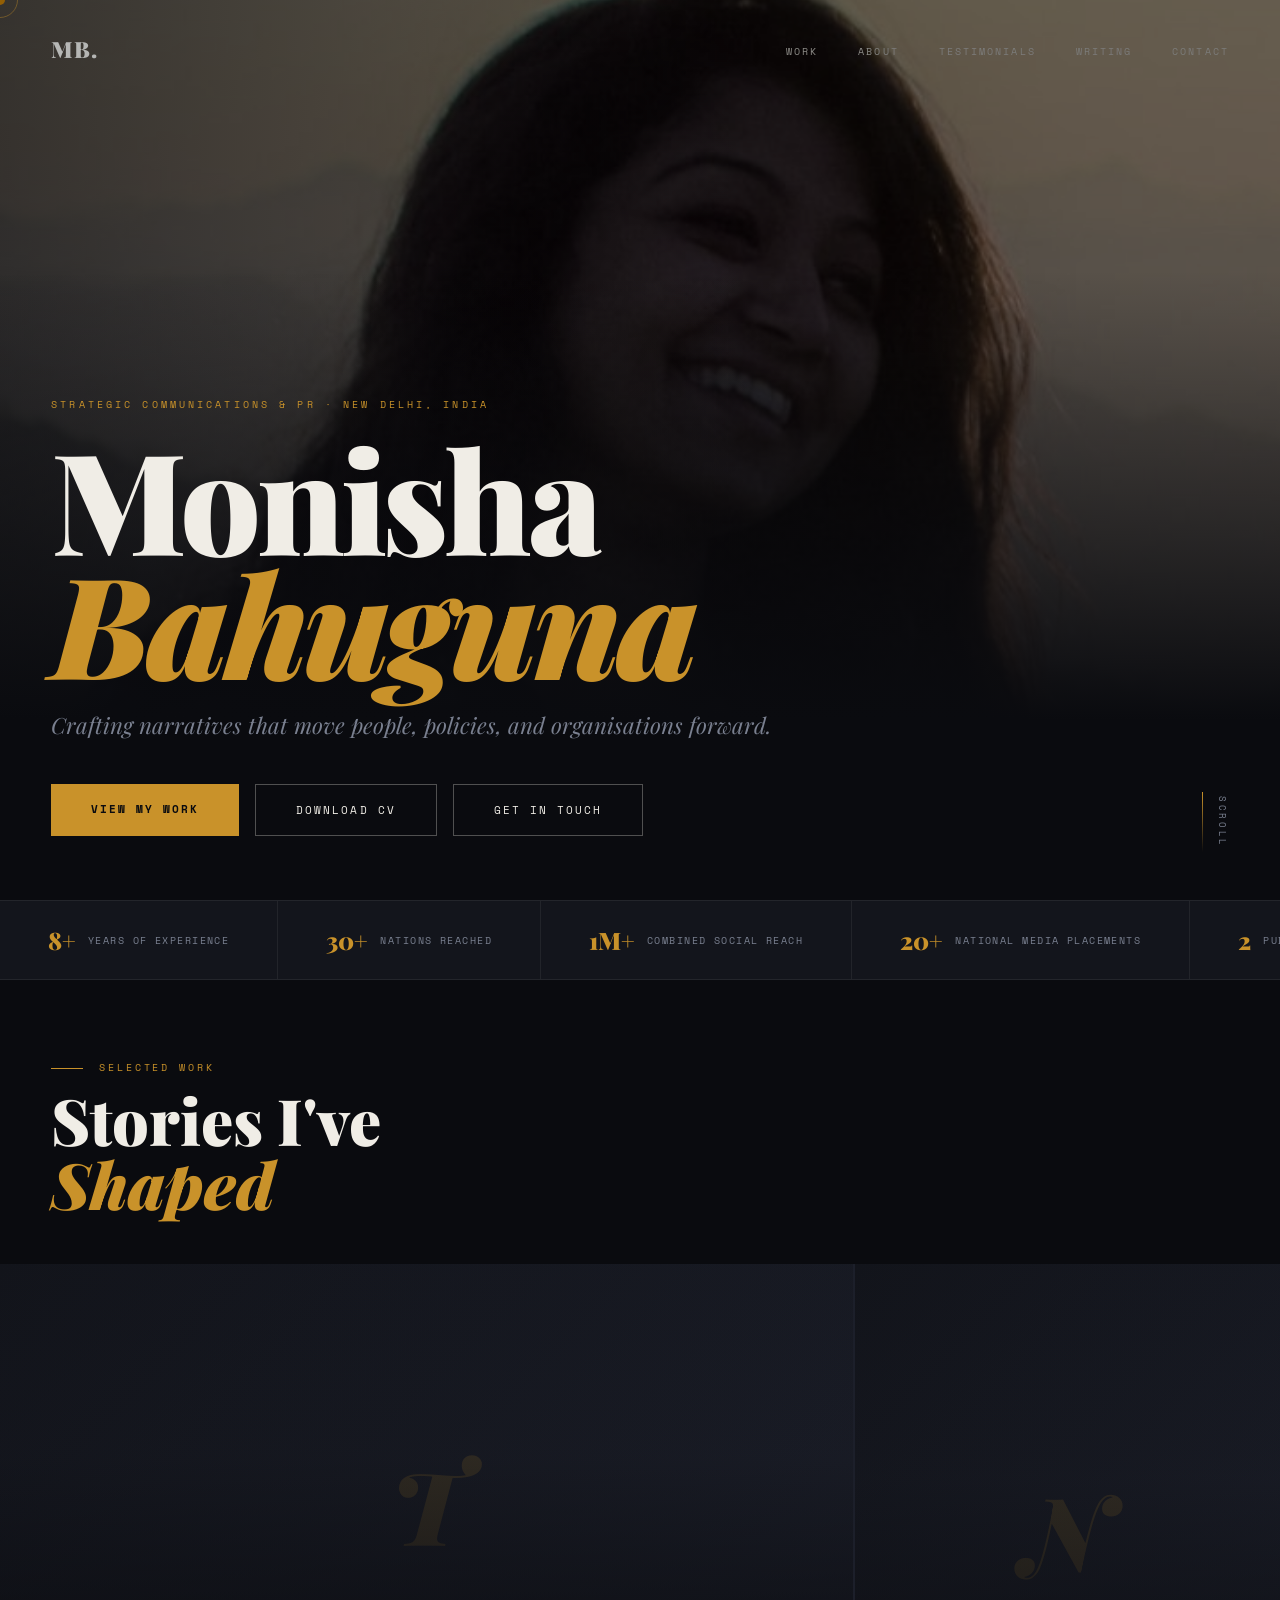
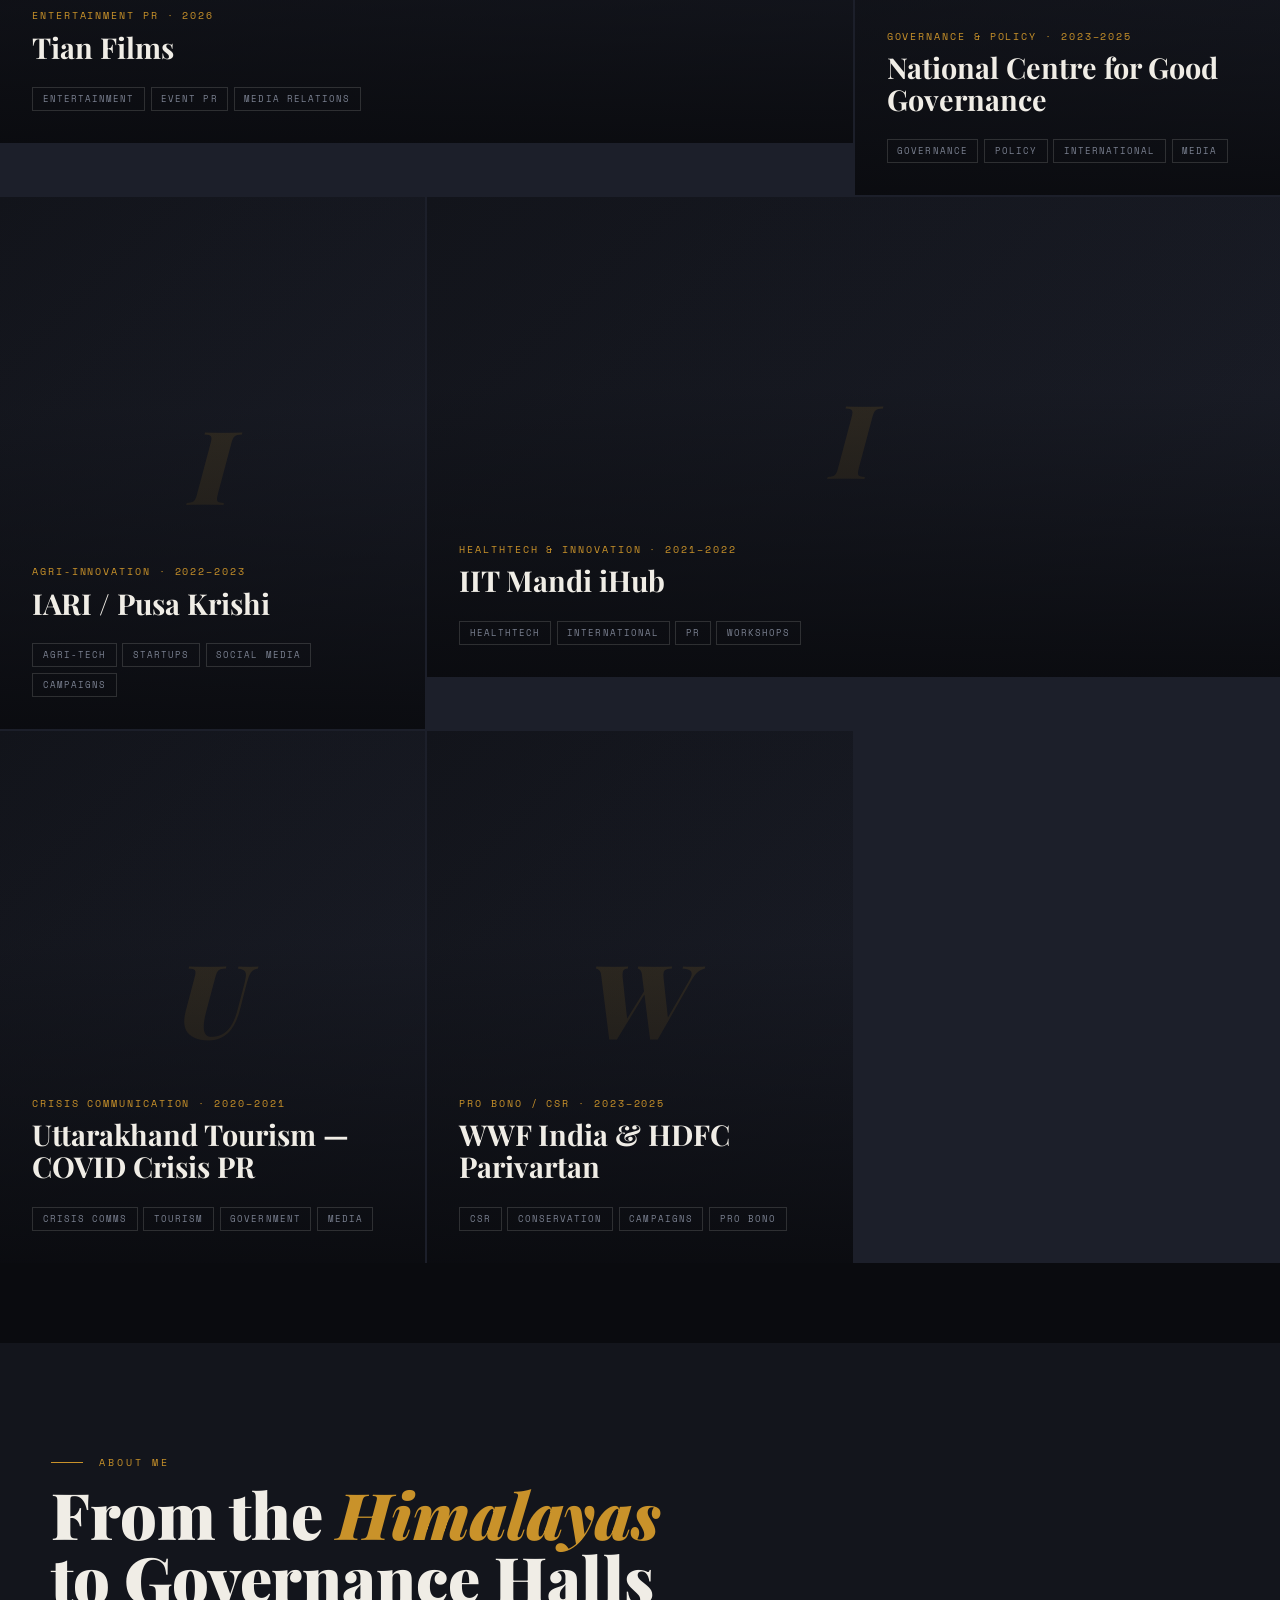
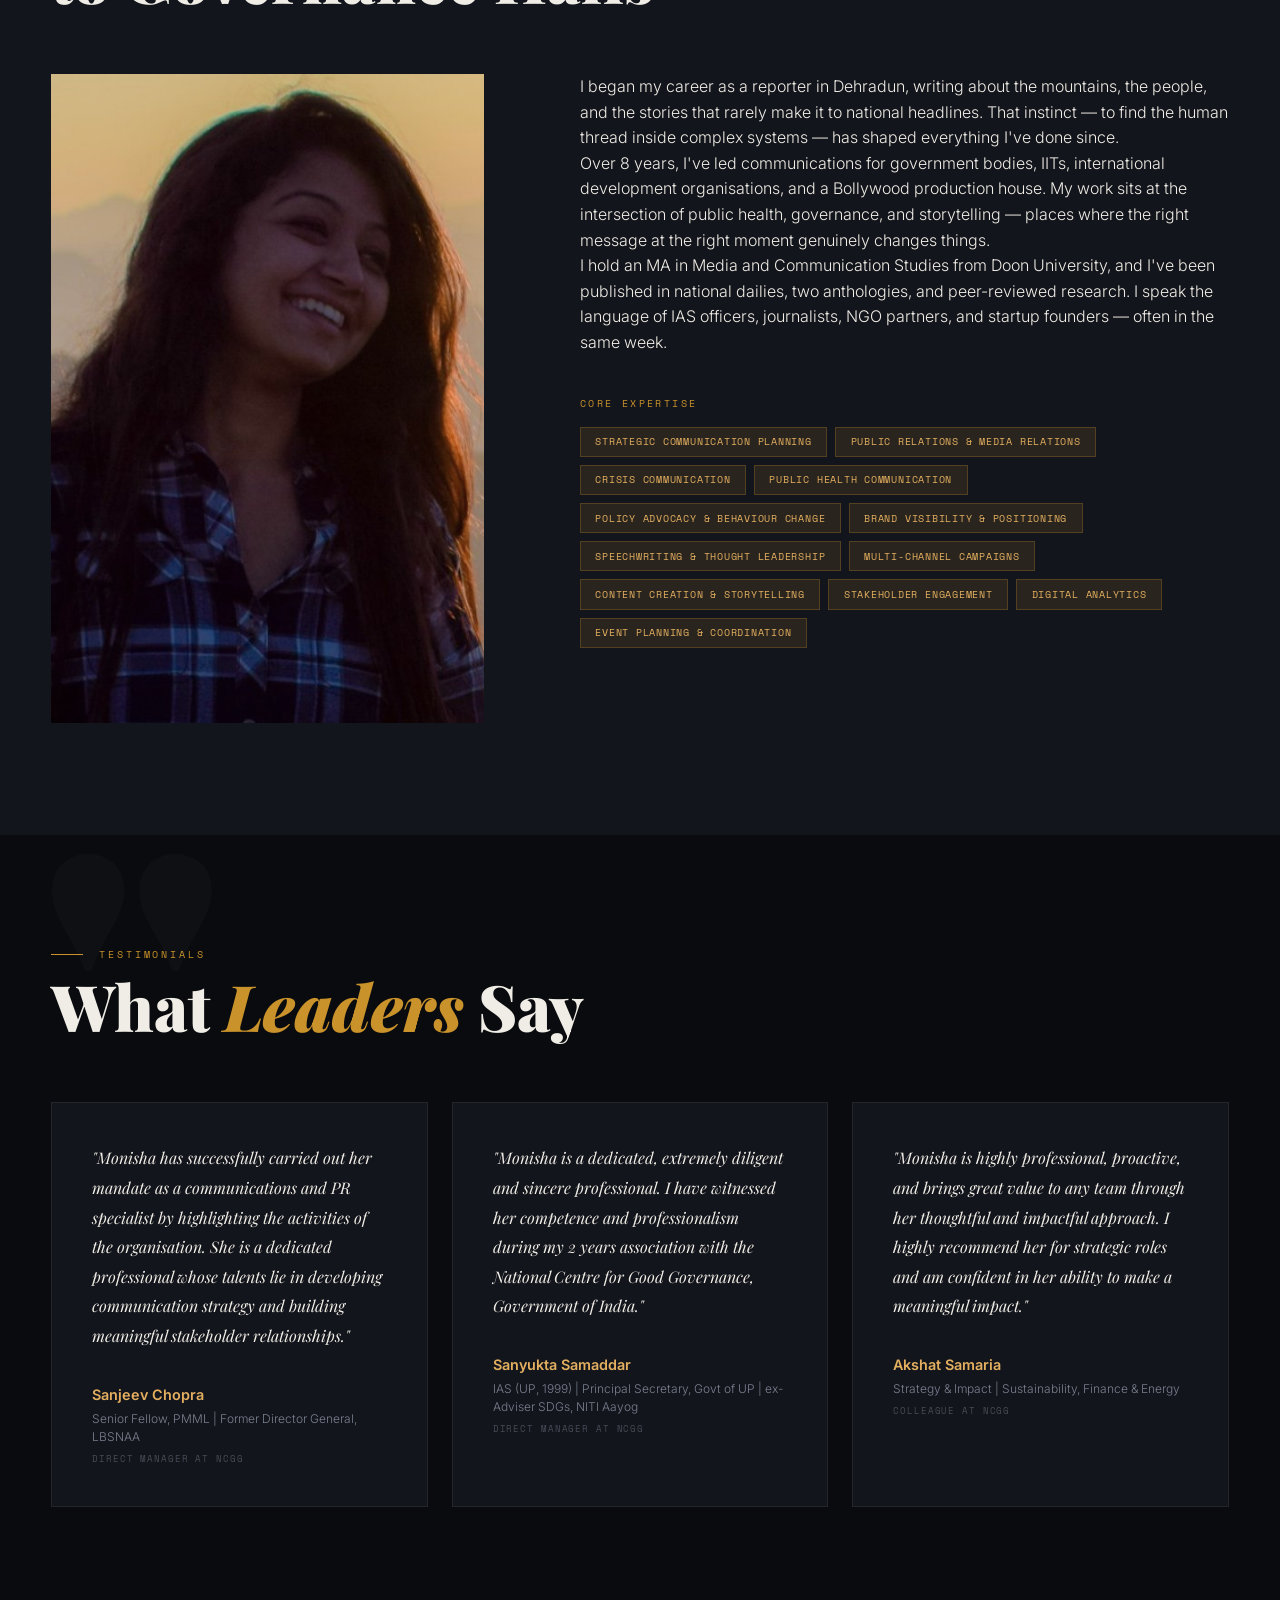
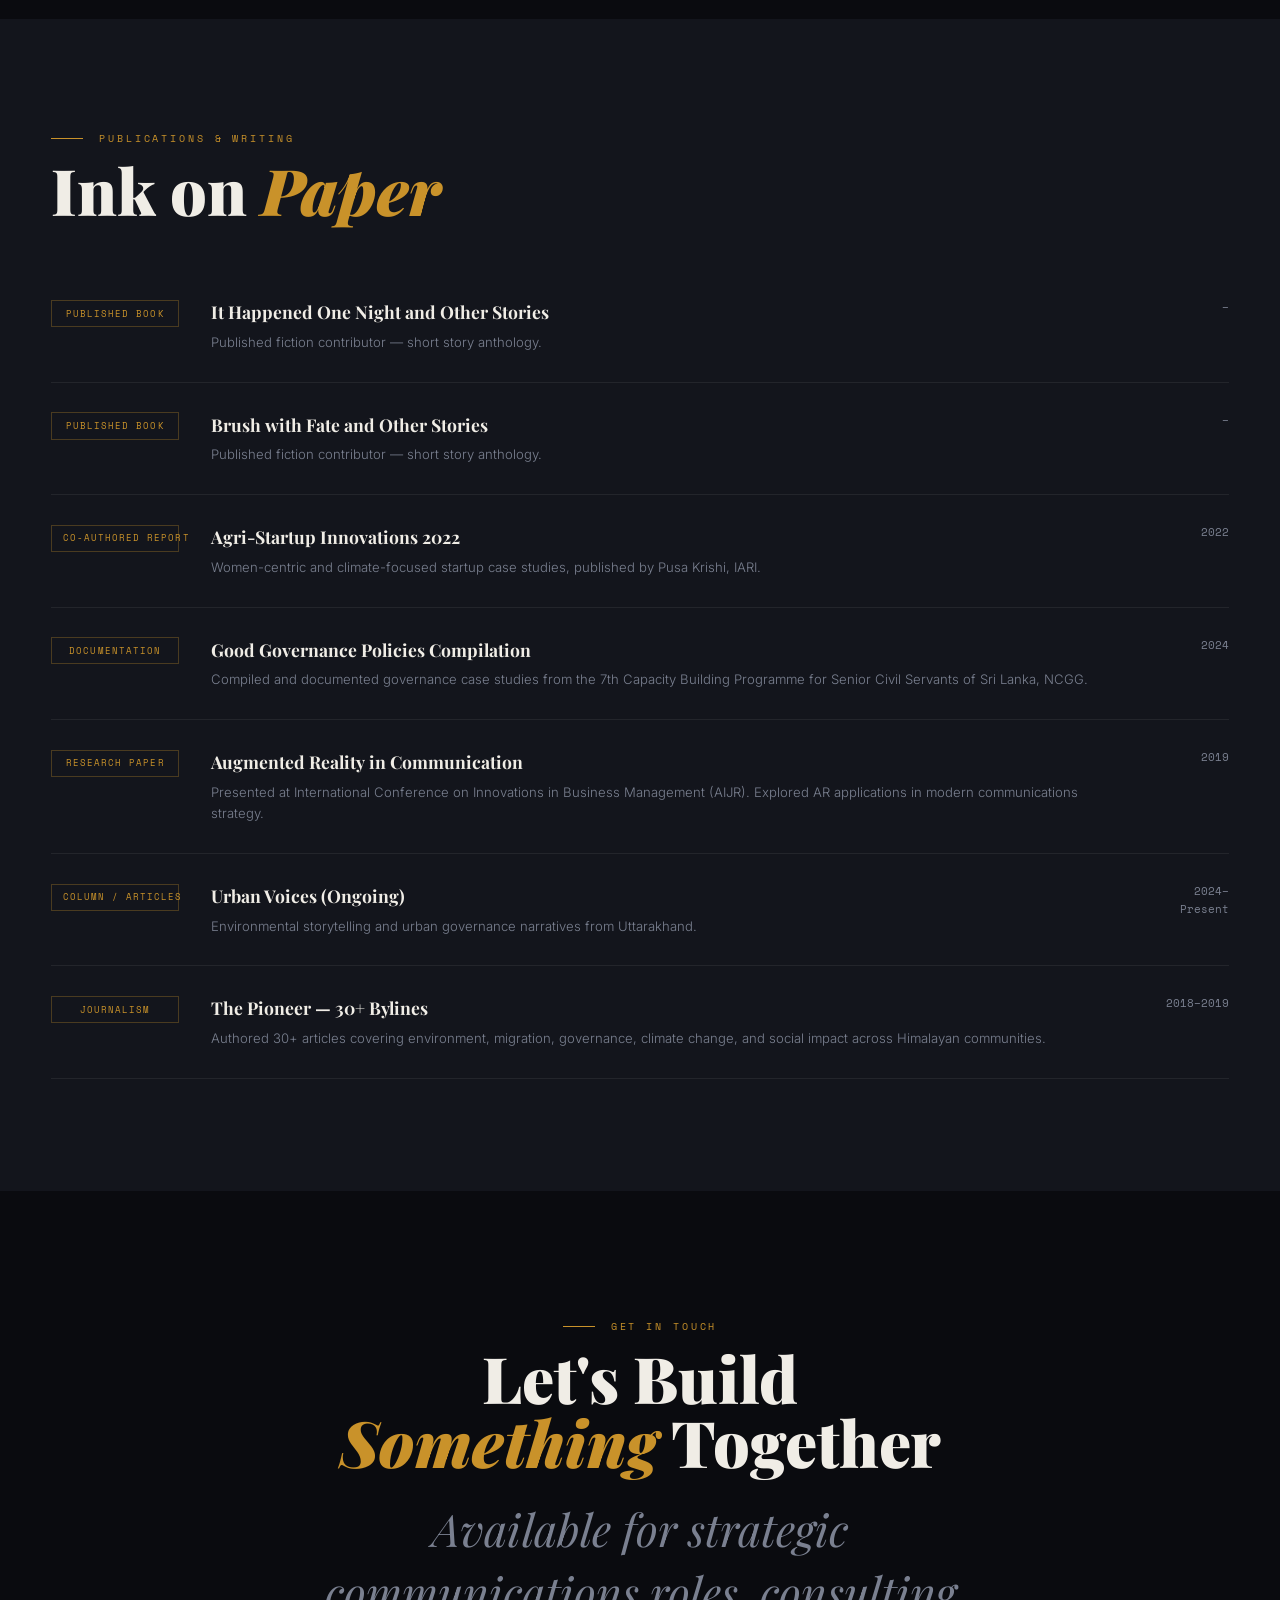
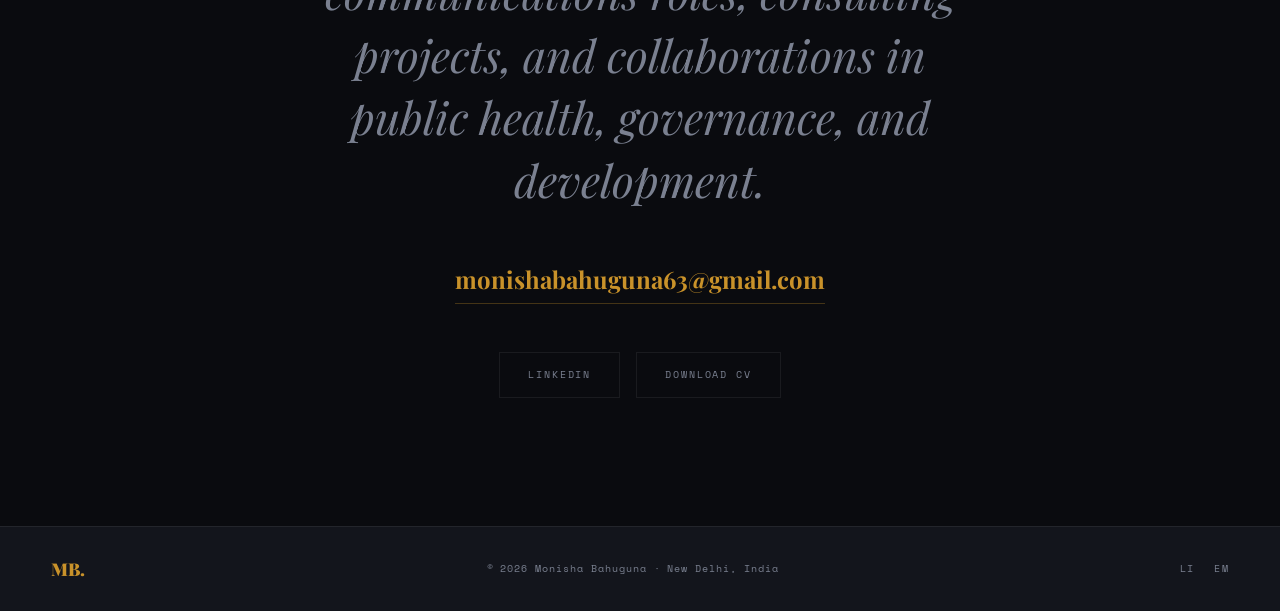
<file: index.html>
<!DOCTYPE html>
<html lang="en">
<head>
  <meta charset="UTF-8">
  <meta name="viewport" content="width=device-width, initial-scale=1.0">
  <meta name="description" content="Monisha Bahuguna — Strategic Communications & PR. 8+ years across public health, governance, and international development.">
  <meta property="og:title" content="Monisha Bahuguna — Communications & PR">
  <meta property="og:description" content="Strategic communications professional with 8+ years across governance, public health, and international development.">
  <title>Monisha Bahuguna</title>
  <script src="https://identity.netlify.com/v1/netlify-identity-widget.js"></script>
  <link rel="stylesheet" href="css/style.css">
  <link rel="preconnect" href="https://fonts.googleapis.com">
  <link rel="preconnect" href="https://fonts.gstatic.com" crossorigin>
</head>
<body>

<!-- CURSOR -->
<div class="cursor" id="cursor"></div>
<div class="cursor-follower" id="cursor-follower"></div>

<!-- LOADER -->
<div id="loader">
  <div class="loader-name">Monisha <em>Bahuguna</em></div>
  <div class="loader-progress"><div class="loader-bar"></div></div>
  <div class="loader-sub">Strategic Communications &amp; PR</div>
</div>

<!-- MOBILE MENU -->
<div id="mobile-menu" class="mobile-menu">
  <button class="mobile-close" id="mobile-close">✕</button>
  <a href="#work">Work</a>
  <a href="#about">About</a>
  <a href="#testimonials">Testimonials</a>
  <a href="#publications">Writing</a>
  <a href="#contact">Contact</a>
</div>

<!-- NAV -->
<nav id="main-nav">
  <span class="nav-logo">MB.</span>
  <ul class="nav-links">
    <li><a href="#work">Work</a></li>
    <li><a href="#about">About</a></li>
    <li><a href="#testimonials">Testimonials</a></li>
    <li><a href="#publications">Writing</a></li>
    <li><a href="#contact">Contact</a></li>
  </ul>
  <button class="nav-hamburger" id="hamburger" aria-label="Menu">
    <span></span><span></span><span></span>
  </button>
</nav>

<!-- HERO -->
<section id="hero">
  <div class="hero-media">
    <img src="images/monisha-photo.png" alt="" id="hero-img" aria-hidden="true">
  </div>
  <div class="hero-overlay"></div>
  <div class="hero-content">
    <p class="hero-eyebrow">Strategic Communications &amp; PR · New Delhi, India</p>
    <h1 class="hero-name">Monisha<br><em>Bahuguna</em></h1>
    <p class="hero-tagline" id="hero-tagline-el">Crafting narratives that move people, policies, and organisations forward.</p>
    <div class="hero-ctas">
      <a href="#work" class="btn-primary">View My Work</a>
      <a href="Monisha_Bahuguna_Resume.docx" class="btn-ghost" download>Download CV</a>
      <a href="#contact" class="btn-ghost">Get in Touch</a>
    </div>
  </div>
  <div class="hero-scroll-hint">
    <span>Scroll</span>
    <div class="scroll-line"></div>
  </div>
</section>

<!-- TICKER -->
<div id="ticker">
  <div class="ticker-track" id="ticker-track"></div>
</div>

<!-- WORK -->
<section id="work">
  <div class="work-header">
    <p class="section-eyebrow reveal">Selected Work</p>
    <h2 class="section-title reveal">Stories I've<br><em>Shaped</em></h2>
  </div>
  <div class="projects-wall" id="projects-wall"></div>
</section>

<!-- ABOUT -->
<section id="about">
  <p class="section-eyebrow reveal">About Me</p>
  <h2 class="section-title reveal">From the <em>Himalayas</em><br>to Governance Halls</h2>
  <div class="about-grid">
    <div class="about-img-wrap reveal">
      <img src="images/monisha-photo.png" alt="Monisha Bahuguna" class="about-img">
    </div>
    <div class="reveal">
      <div id="about-bio"></div>
      <p class="skills-label">Core Expertise</p>
      <div class="skills-wrap" id="skills-wrap"></div>
    </div>
  </div>
</section>

<!-- TESTIMONIALS -->
<section id="testimonials">
  <p class="section-eyebrow reveal">Testimonials</p>
  <h2 class="section-title reveal">What <em>Leaders</em> Say</h2>
  <div class="testimonials-grid" id="testimonials-grid"></div>
</section>

<!-- PUBLICATIONS -->
<section id="publications">
  <p class="section-eyebrow reveal">Publications &amp; Writing</p>
  <h2 class="section-title reveal">Ink on <em>Paper</em></h2>
  <div class="pub-list" id="pub-list"></div>
</section>

<!-- CONTACT -->
<section id="contact">
  <div class="contact-inner">
    <p class="section-eyebrow reveal" style="justify-content:center">Get in Touch</p>
    <h2 class="section-title reveal">Let's Build<br><em>Something</em> Together</h2>
    <p class="contact-big reveal">Available for strategic communications roles, consulting projects, and collaborations in public health, governance, and development.</p>
    <a href="mailto:monishabahuguna63@gmail.com" class="contact-email reveal">monishabahuguna63@gmail.com</a>
    <div class="contact-actions reveal">
      <a href="https://www.linkedin.com/in/monisha-bahuguna/" target="_blank" rel="noopener" class="contact-link">LinkedIn</a>
      <a href="Monisha_Bahuguna_Resume.docx" class="contact-link" download>Download CV</a>
    </div>
  </div>
</section>

<!-- FOOTER -->
<footer>
  <span class="footer-logo">MB.</span>
  <span class="footer-copy">© 2026 Monisha Bahuguna · New Delhi, India</span>
  <div class="footer-socials">
    <a href="https://www.linkedin.com/in/monisha-bahuguna/" target="_blank" rel="noopener">Li</a>
    <a href="mailto:monishabahuguna63@gmail.com">Em</a>
  </div>
</footer>


<script src="js/main.js"></script>
  <script>
  if (window.netlifyIdentity) {
    window.netlifyIdentity.on("init", user => {
      if (!user) {
        window.netlifyIdentity.on("login", () => {
          document.location.href = "/admin/";
        });
      }
    });
  }
</script>
</body>
</html>
</file>
<file: css/style.css>
/* ============================================================
   MONISHA BAHUGUNA — PORTFOLIO STYLESHEET v2
   Benchmark: Montoya theme — image-first, cinematic, full-bleed
   ============================================================ */

@import url('https://fonts.googleapis.com/css2?family=Playfair+Display:ital,wght@0,400;0,700;0,900;1,400;1,700&family=Inter:wght@300;400;500;600&family=Space+Mono:wght@400;700&display=swap');

:root {
  --ink:        #0A0B0F;
  --surface:    #13151C;
  --surface-2:  #1C1F2A;
  --gold:       #C9922A;
  --gold-light: #E4B060;
  --gold-dim:   rgba(201,146,42,0.12);
  --text:       #F0EDE6;
  --text-muted: #7A8090;
  --border:     rgba(240,237,230,0.07);

  --font-display: 'Playfair Display', Georgia, serif;
  --font-body:    'Inter', system-ui, sans-serif;
  --font-mono:    'Space Mono', monospace;
  --ease:         cubic-bezier(0.16, 1, 0.3, 1);
}

*, *::before, *::after { box-sizing: border-box; margin: 0; padding: 0; }
html { font-size: 16px; }
body {
  background: var(--ink);
  color: var(--text);
  font-family: var(--font-body);
  font-weight: 300;
  line-height: 1.6;
  overflow-x: hidden;
  -webkit-font-smoothing: antialiased;
  cursor: none;
}
img { display: block; max-width: 100%; }
a { color: inherit; text-decoration: none; }
button { cursor: none; border: none; background: none; font: inherit; color: inherit; }

/* ── CUSTOM CURSOR ───────────────────────────────────────── */
.cursor {
  position: fixed;
  width: 10px; height: 10px;
  background: var(--gold);
  border-radius: 50%;
  pointer-events: none;
  z-index: 9999;
  transform: translate(-50%, -50%);
  transition: transform 0.1s ease, width 0.3s var(--ease), height 0.3s var(--ease), opacity 0.3s ease;
  mix-blend-mode: difference;
}
.cursor.hovering {
  width: 60px; height: 60px;
  background: rgba(201,146,42,0.15);
  border: 1px solid var(--gold);
  mix-blend-mode: normal;
}
.cursor-follower {
  position: fixed;
  width: 36px; height: 36px;
  border: 1px solid rgba(201,146,42,0.4);
  border-radius: 50%;
  pointer-events: none;
  z-index: 9998;
  transform: translate(-50%, -50%);
  transition: transform 0.35s var(--ease), opacity 0.3s ease;
}

/* ── LOADER ──────────────────────────────────────────────── */
#loader {
  position: fixed; inset: 0;
  background: var(--ink);
  z-index: 9990;
  display: flex;
  flex-direction: column;
  align-items: center;
  justify-content: center;
  gap: 2rem;
  transition: opacity 0.8s ease, visibility 0.8s ease;
}
#loader.hidden { opacity: 0; visibility: hidden; }
.loader-name {
  font-family: var(--font-display);
  font-size: clamp(1.8rem, 5vw, 3rem);
  font-weight: 900;
  color: var(--text);
  letter-spacing: 0.08em;
}
.loader-name em { color: var(--gold); font-style: italic; }
.loader-progress {
  width: 180px; height: 1px;
  background: var(--border);
  overflow: hidden;
}
.loader-bar {
  width: 0; height: 100%;
  background: var(--gold);
  animation: loadBar 1.6s var(--ease) forwards;
}
@keyframes loadBar { to { width: 100%; } }
.loader-sub {
  font-family: var(--font-mono);
  font-size: 0.6rem;
  letter-spacing: 0.3em;
  text-transform: uppercase;
  color: var(--text-muted);
}

/* ── NAV ─────────────────────────────────────────────────── */
nav {
  position: fixed; top: 0; left: 0; right: 0;
  z-index: 500;
  padding: 2rem 4vw;
  display: flex;
  align-items: center;
  justify-content: space-between;
  mix-blend-mode: difference;
}
nav.blended { mix-blend-mode: normal; }
.nav-logo {
  font-family: var(--font-display);
  font-size: 1.4rem;
  font-weight: 900;
  color: var(--text);
  letter-spacing: 0.05em;
}
.nav-links {
  display: flex; gap: 2.5rem; list-style: none;
}
.nav-links a {
  font-family: var(--font-mono);
  font-size: 0.65rem;
  letter-spacing: 0.2em;
  text-transform: uppercase;
  color: var(--text);
  opacity: 0.6;
  transition: opacity 0.2s ease;
}
.nav-links a:hover { opacity: 1; }
.nav-hamburger {
  display: none; flex-direction: column; gap: 6px; width: 28px;
}
.nav-hamburger span { display: block; height: 1px; background: var(--text); }

/* ── MOBILE MENU ─────────────────────────────────────────── */
.mobile-menu {
  display: none; position: fixed; inset: 0;
  background: var(--ink); z-index: 600;
  flex-direction: column; align-items: center; justify-content: center; gap: 3rem;
}
.mobile-menu.open { display: flex; }
.mobile-menu a { font-family: var(--font-display); font-size: 2.5rem; font-weight: 700; }
.mobile-menu a:hover { color: var(--gold); }
.mobile-close { position: absolute; top: 2rem; right: 2rem; font-size: 1.5rem; color: var(--text-muted); }

/* ── HERO ────────────────────────────────────────────────── */
#hero {
  height: 100vh;
  position: relative;
  overflow: hidden;
  display: flex;
  align-items: flex-end;
  padding: 0 4vw 5vw;
}
.hero-media {
  position: absolute; inset: 0;
}
.hero-media img {
  width: 100%; height: 100%;
  object-fit: cover;
  object-position: center 20%;
  filter: saturate(0.4) brightness(0.5);
  transform: scale(1.08);
  transition: transform 10s ease;
}
.hero-media img.loaded { transform: scale(1); }
.hero-overlay {
  position: absolute; inset: 0;
  background:
    linear-gradient(to top, var(--ink) 20%, transparent 70%),
    linear-gradient(to right, rgba(10,11,15,0.5) 0%, transparent 60%);
}
.hero-content {
  position: relative; z-index: 2;
  max-width: 900px;
}
.hero-eyebrow {
  font-family: var(--font-mono);
  font-size: 0.65rem; letter-spacing: 0.3em; text-transform: uppercase;
  color: var(--gold); margin-bottom: 1.5rem;
  opacity: 0; transform: translateY(20px);
  transition: all 0.9s var(--ease) 0.3s;
}
.hero-name {
  font-family: var(--font-display);
  font-size: clamp(4rem, 11vw, 10rem);
  font-weight: 900; line-height: 0.88; letter-spacing: -0.03em;
  opacity: 0; transform: translateY(40px);
  transition: all 0.9s var(--ease) 0.5s;
}
.hero-name em { font-style: italic; color: var(--gold); }
.hero-tagline {
  font-family: var(--font-display);
  font-size: clamp(1rem, 2vw, 1.4rem);
  font-style: italic; color: var(--text-muted);
  margin-top: 1.5rem; margin-bottom: 2.5rem;
  opacity: 0; transform: translateY(20px);
  transition: all 0.9s var(--ease) 0.7s;
}
.hero-ctas {
  display: flex; gap: 1rem; flex-wrap: wrap;
  opacity: 0; transform: translateY(20px);
  transition: all 0.9s var(--ease) 0.9s;
}
.hero-animated .hero-eyebrow,
.hero-animated .hero-name,
.hero-animated .hero-tagline,
.hero-animated .hero-ctas { opacity: 1; transform: translateY(0); }

.btn-primary {
  display: inline-block; padding: 1rem 2.5rem;
  background: var(--gold); color: var(--ink);
  font-family: var(--font-mono); font-size: 0.7rem;
  font-weight: 700; letter-spacing: 0.18em; text-transform: uppercase;
  transition: background 0.2s ease, transform 0.2s ease;
}
.btn-primary:hover { background: var(--gold-light); transform: translateY(-2px); }
.btn-ghost {
  display: inline-block; padding: 1rem 2.5rem;
  border: 1px solid rgba(240,237,230,0.3); color: var(--text);
  font-family: var(--font-mono); font-size: 0.7rem;
  letter-spacing: 0.18em; text-transform: uppercase;
  transition: border-color 0.2s ease, color 0.2s ease, transform 0.2s ease;
}
.btn-ghost:hover { border-color: var(--gold); color: var(--gold); transform: translateY(-2px); }

.hero-scroll-hint {
  position: absolute; bottom: 3rem; right: 4vw; z-index: 2;
  display: flex; flex-direction: column; align-items: center; gap: 0.75rem;
  font-family: var(--font-mono); font-size: 0.55rem;
  letter-spacing: 0.3em; text-transform: uppercase; color: var(--text-muted);
  writing-mode: vertical-rl;
}
.scroll-line {
  width: 1px; height: 60px;
  background: linear-gradient(to bottom, var(--gold), transparent);
  animation: scrollPulse 2s ease-in-out infinite;
}
@keyframes scrollPulse { 0%,100%{opacity:0.3;} 50%{opacity:1;} }

/* ── TICKER ──────────────────────────────────────────────── */
#ticker {
  background: var(--surface);
  border-top: 1px solid var(--border);
  border-bottom: 1px solid var(--border);
  overflow: hidden; padding: 0;
}
.ticker-track {
  display: flex; width: max-content;
  animation: ticker 35s linear infinite;
}
.ticker-track:hover { animation-play-state: paused; }
@keyframes ticker { to { transform: translateX(-50%); } }
.ticker-item {
  display: flex; align-items: center; gap: 0.75rem;
  padding: 1.25rem 3rem; border-right: 1px solid var(--border); white-space: nowrap;
}
.ticker-num {
  font-family: var(--font-display); font-size: 1.5rem; font-weight: 900; color: var(--gold);
}
.ticker-lbl {
  font-family: var(--font-mono); font-size: 0.6rem; letter-spacing: 0.15em;
  text-transform: uppercase; color: var(--text-muted);
}

/* ── PROJECTS — FULL BLEED IMAGE GRID ───────────────────── */
#work { padding: 5rem 0; }
.work-header {
  padding: 0 4vw 3rem;
}
.section-eyebrow {
  font-family: var(--font-mono);
  font-size: 0.6rem; letter-spacing: 0.3em; text-transform: uppercase; color: var(--gold);
  margin-bottom: 0.75rem; display: flex; align-items: center; gap: 1rem;
}
.section-eyebrow::before { content:''; width:32px; height:1px; background:var(--gold); }
.section-title {
  font-family: var(--font-display);
  font-size: clamp(2.5rem, 5vw, 4rem); font-weight: 900; line-height: 1.0;
}
.section-title em { color: var(--gold); font-style: italic; }

/* The main image-first grid — exactly like the benchmark */
.projects-wall {
  display: grid;
  grid-template-columns: repeat(3, 1fr);
  grid-template-rows: auto;
  gap: 2px;
  background: var(--surface-2);
}
.project-tile {
  position: relative;
  overflow: hidden;
  aspect-ratio: 4/5;
  background: var(--surface);
  cursor: none;
}
.project-tile:nth-child(1) { grid-column: span 2; aspect-ratio: 16/9; }
.project-tile:nth-child(4) { grid-column: span 2; aspect-ratio: 16/9; }

.project-tile-img {
  width: 100%; height: 100%;
  object-fit: cover;
  filter: saturate(0.7) brightness(0.75);
  transition: transform 0.8s var(--ease), filter 0.5s ease;
}
.project-tile:hover .project-tile-img {
  transform: scale(1.06);
  filter: saturate(1) brightness(0.65);
}

/* Gradient overlay on each card */
.project-tile-overlay {
  position: absolute; inset: 0;
  background: linear-gradient(to top, rgba(10,11,15,0.95) 0%, rgba(10,11,15,0.1) 60%);
  display: flex; flex-direction: column; justify-content: flex-end;
  padding: 2rem;
  transition: background 0.4s ease;
}
.project-tile:hover .project-tile-overlay {
  background: linear-gradient(to top, rgba(10,11,15,0.98) 0%, rgba(10,11,15,0.3) 70%);
}

.project-meta {
  font-family: var(--font-mono); font-size: 0.6rem; letter-spacing: 0.2em;
  text-transform: uppercase; color: var(--gold); margin-bottom: 0.5rem;
}
.project-tile-title {
  font-family: var(--font-display); font-size: clamp(1.1rem, 2.5vw, 1.8rem);
  font-weight: 700; line-height: 1.1; margin-bottom: 0.75rem;
}
.project-tile-desc {
  font-size: 0.82rem; color: var(--text-muted); line-height: 1.7;
  max-height: 0; overflow: hidden;
  transition: max-height 0.5s var(--ease), opacity 0.4s ease;
  opacity: 0;
}
.project-tile:hover .project-tile-desc { max-height: 120px; opacity: 1; }

.project-tags {
  display: flex; flex-wrap: wrap; gap: 0.35rem; margin-top: 0.75rem;
}
.project-tag {
  font-family: var(--font-mono); font-size: 0.55rem; letter-spacing: 0.12em;
  text-transform: uppercase; padding: 0.25rem 0.6rem;
  border: 1px solid rgba(240,237,230,0.15); color: var(--text-muted);
}

/* placeholder when no image provided */
.project-tile-placeholder {
  width: 100%; height: 100%;
  background: linear-gradient(135deg, var(--surface) 0%, var(--surface-2) 100%);
  display: flex; align-items: center; justify-content: center;
}
.placeholder-letter {
  font-family: var(--font-display); font-size: clamp(4rem, 8vw, 8rem);
  font-weight: 900; font-style: italic; color: rgba(201,146,42,0.15);
}

/* ── ABOUT ───────────────────────────────────────────────── */
#about { padding: 7rem 4vw; background: var(--surface); }
.about-grid {
  display: grid; grid-template-columns: 1fr 1.5fr; gap: 6rem; align-items: start;
  margin-top: 4rem;
}
.about-img-wrap { position: relative; }
.about-img {
  width: 100%; aspect-ratio: 2/3; object-fit: cover; object-position: center 10%;
  filter: saturate(0.8);
}
.about-img-wrap::after {
  content: '';
  position: absolute; top: 1.5rem; left: 1.5rem; right: -1.5rem; bottom: -1.5rem;
  border: 1px solid rgba(201,146,42,0.25); z-index: -1;
}
.about-text { }
.about-bio p {
  font-size: 1rem; color: var(--text-muted); line-height: 1.9; margin-bottom: 1.4rem;
}
.about-bio p:first-child {
  font-family: var(--font-display); font-size: 1.2rem; font-style: italic; color: var(--text);
}
.skills-label {
  font-family: var(--font-mono); font-size: 0.6rem; letter-spacing: 0.25em;
  text-transform: uppercase; color: var(--gold); margin: 2.5rem 0 1rem;
}
.skills-wrap { display: flex; flex-wrap: wrap; gap: 0.5rem; }
.skill-chip {
  font-family: var(--font-mono); font-size: 0.6rem; letter-spacing: 0.08em;
  text-transform: uppercase; padding: 0.4rem 0.9rem;
  background: var(--gold-dim); color: var(--gold-light);
  border: 1px solid rgba(201,146,42,0.25);
  transition: all 0.2s ease;
}
.skill-chip:hover { background: var(--gold); color: var(--ink); }

/* ── TESTIMONIALS ────────────────────────────────────────── */
#testimonials {
  padding: 7rem 4vw;
  background: var(--ink);
  position: relative; overflow: hidden;
}
#testimonials::before {
  content: '"';
  position: absolute; top: -4rem; left: 3vw;
  font-family: var(--font-display); font-size: 35vw;
  color: rgba(255,255,255,0.02); line-height: 1; pointer-events: none; font-weight: 900;
}
.testimonials-grid {
  display: grid; grid-template-columns: repeat(3,1fr); gap: 1.5rem; margin-top: 4rem;
  position: relative; z-index: 1;
}
.tcard {
  background: var(--surface); border: 1px solid var(--border); padding: 2.5rem;
  transition: border-color 0.25s ease, transform 0.25s ease;
}
.tcard:hover { border-color: var(--gold); transform: translateY(-4px); }
.tcard-quote {
  font-family: var(--font-display); font-size: 1rem; font-style: italic;
  line-height: 1.85; color: var(--text); margin-bottom: 2rem;
}
.tcard-name { font-weight: 600; font-size: 0.9rem; color: var(--gold-light); margin-bottom: 0.25rem; }
.tcard-title { font-size: 0.75rem; color: var(--text-muted); line-height: 1.5; margin-bottom: 0.4rem; }
.tcard-rel {
  font-family: var(--font-mono); font-size: 0.55rem; letter-spacing: 0.1em;
  text-transform: uppercase; color: var(--text-muted); opacity: 0.5;
}

/* ── PUBLICATIONS ────────────────────────────────────────── */
#publications { padding: 7rem 4vw; background: var(--surface); }
.pub-list { margin-top: 3rem; }
.pub-item {
  display: grid; grid-template-columns: 8rem 1fr 4rem;
  gap: 1.5rem 2rem; align-items: start;
  padding: 1.75rem 0; border-bottom: 1px solid var(--border);
}
.pub-item:hover .pub-title { color: var(--gold); }
.pub-type {
  font-family: var(--font-mono); font-size: 0.55rem; letter-spacing: 0.12em;
  text-transform: uppercase; padding: 0.35rem 0.65rem;
  border: 1px solid rgba(201,146,42,0.3); color: var(--gold); text-align: center;
  margin-top: 0.1rem; white-space: nowrap;
}
.pub-title {
  font-family: var(--font-display); font-size: 1.1rem; font-weight: 700;
  margin-bottom: 0.35rem; transition: color 0.2s ease;
}
.pub-desc { font-size: 0.82rem; color: var(--text-muted); line-height: 1.65; }
.pub-year {
  font-family: var(--font-mono); font-size: 0.7rem; color: var(--text-muted); text-align: right;
}

/* ── CONTACT ─────────────────────────────────────────────── */
#contact { padding: 8rem 4vw; background: var(--ink); text-align: center; }
.contact-inner { max-width: 640px; margin: 0 auto; }
.contact-big {
  font-family: var(--font-display); font-size: clamp(1.6rem, 3.5vw, 2.8rem);
  font-style: italic; color: var(--text-muted); margin: 1.5rem 0 3rem; line-height: 1.4;
}
.contact-email {
  display: inline-block;
  font-family: var(--font-display); font-size: clamp(1rem, 2vw, 1.5rem); font-weight: 700;
  color: var(--gold); border-bottom: 1px solid rgba(201,146,42,0.3);
  padding-bottom: 0.3rem; margin-bottom: 3rem;
  transition: color 0.2s ease;
}
.contact-email:hover { color: var(--gold-light); }
.contact-actions { display: flex; justify-content: center; gap: 1rem; flex-wrap: wrap; }
.contact-link {
  font-family: var(--font-mono); font-size: 0.65rem; letter-spacing: 0.18em;
  text-transform: uppercase; padding: 0.85rem 1.75rem;
  border: 1px solid var(--border); color: var(--text-muted);
  transition: all 0.2s ease;
}
.contact-link:hover { color: var(--gold); border-color: var(--gold); }

/* ── FOOTER ──────────────────────────────────────────────── */
footer {
  background: var(--surface); border-top: 1px solid var(--border);
  padding: 1.75rem 4vw;
  display: flex; justify-content: space-between; align-items: center; flex-wrap: wrap; gap: 1rem;
}
.footer-logo { font-family: var(--font-display); font-size: 1.1rem; font-weight: 900; color: var(--gold); }
.footer-copy { font-family: var(--font-mono); font-size: 0.6rem; letter-spacing: 0.1em; color: var(--text-muted); }
.footer-socials { display: flex; gap: 1.25rem; }
.footer-socials a {
  font-family: var(--font-mono); font-size: 0.6rem; letter-spacing: 0.12em;
  text-transform: uppercase; color: var(--text-muted); transition: color 0.2s ease;
}
.footer-socials a:hover { color: var(--gold); }

/* ── SCROLL FADE-IN ──────────────────────────────────────── */
.reveal { opacity: 0; transform: translateY(32px); transition: opacity 0.8s var(--ease), transform 0.8s var(--ease); }
.reveal.visible { opacity: 1; transform: none; }

/* ── RESPONSIVE ──────────────────────────────────────────── */
@media (max-width: 900px) {
  body { cursor: auto; }
  .cursor, .cursor-follower { display: none; }
  button { cursor: pointer; }
  a { cursor: pointer; }
  nav { padding: 1.25rem 1.5rem; mix-blend-mode: normal; }
  .nav-links { display: none; }
  .nav-hamburger { display: flex; }
  .projects-wall { grid-template-columns: 1fr 1fr; }
  .project-tile:nth-child(1),
  .project-tile:nth-child(4) { grid-column: span 2; }
  .about-grid { grid-template-columns: 1fr; gap: 2.5rem; }
  .about-img { max-height: 380px; width: auto; margin: 0 auto; }
  .testimonials-grid { grid-template-columns: 1fr; }
  .pub-item { grid-template-columns: 1fr; gap: 0.4rem; }
  .pub-year { display: none; }
}
@media (max-width: 560px) {
  .projects-wall { grid-template-columns: 1fr; }
  .project-tile:nth-child(1),
  .project-tile:nth-child(4) { grid-column: span 1; aspect-ratio: 4/3; }
  .hero-ctas { flex-direction: column; }
  footer { flex-direction: column; text-align: center; }
}
@media (prefers-reduced-motion: reduce) {
  *, *::before, *::after { animation-duration: 0.01ms !important; transition-duration: 0.01ms !important; }
}
</file>
